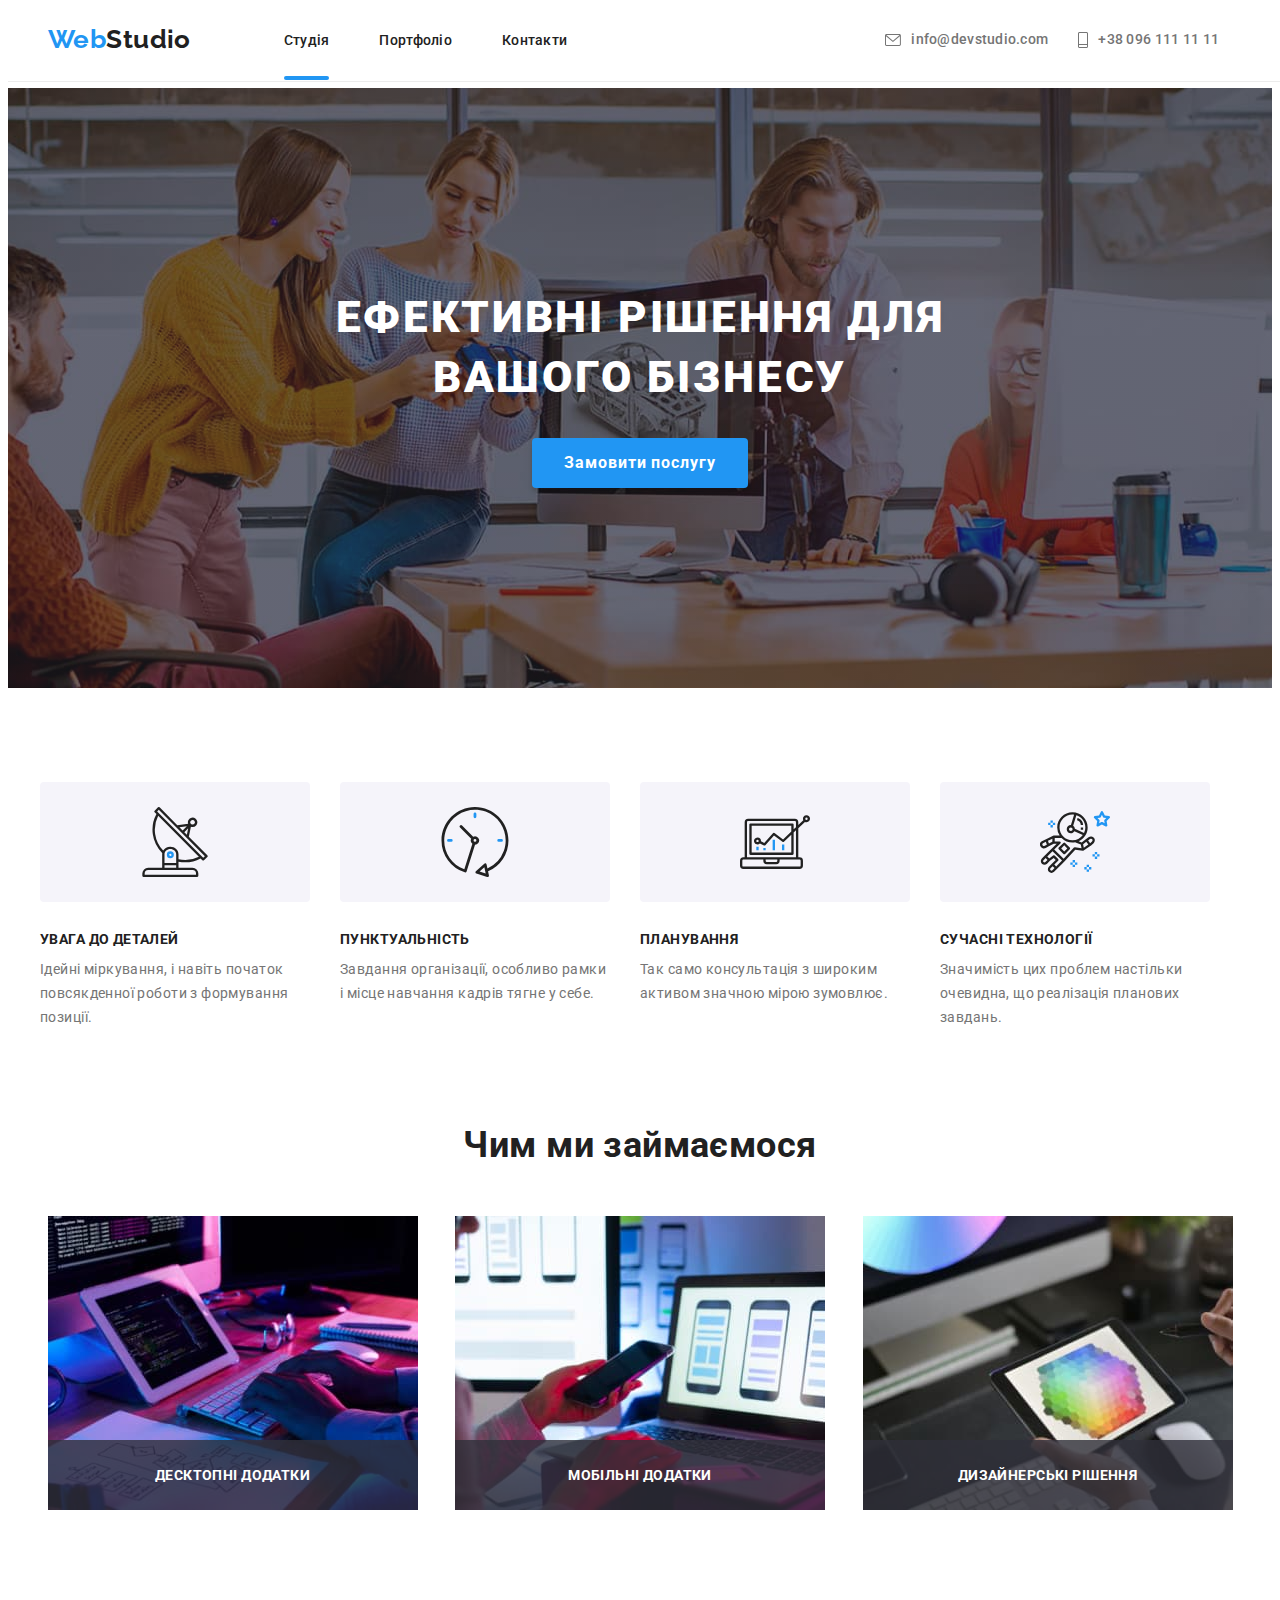
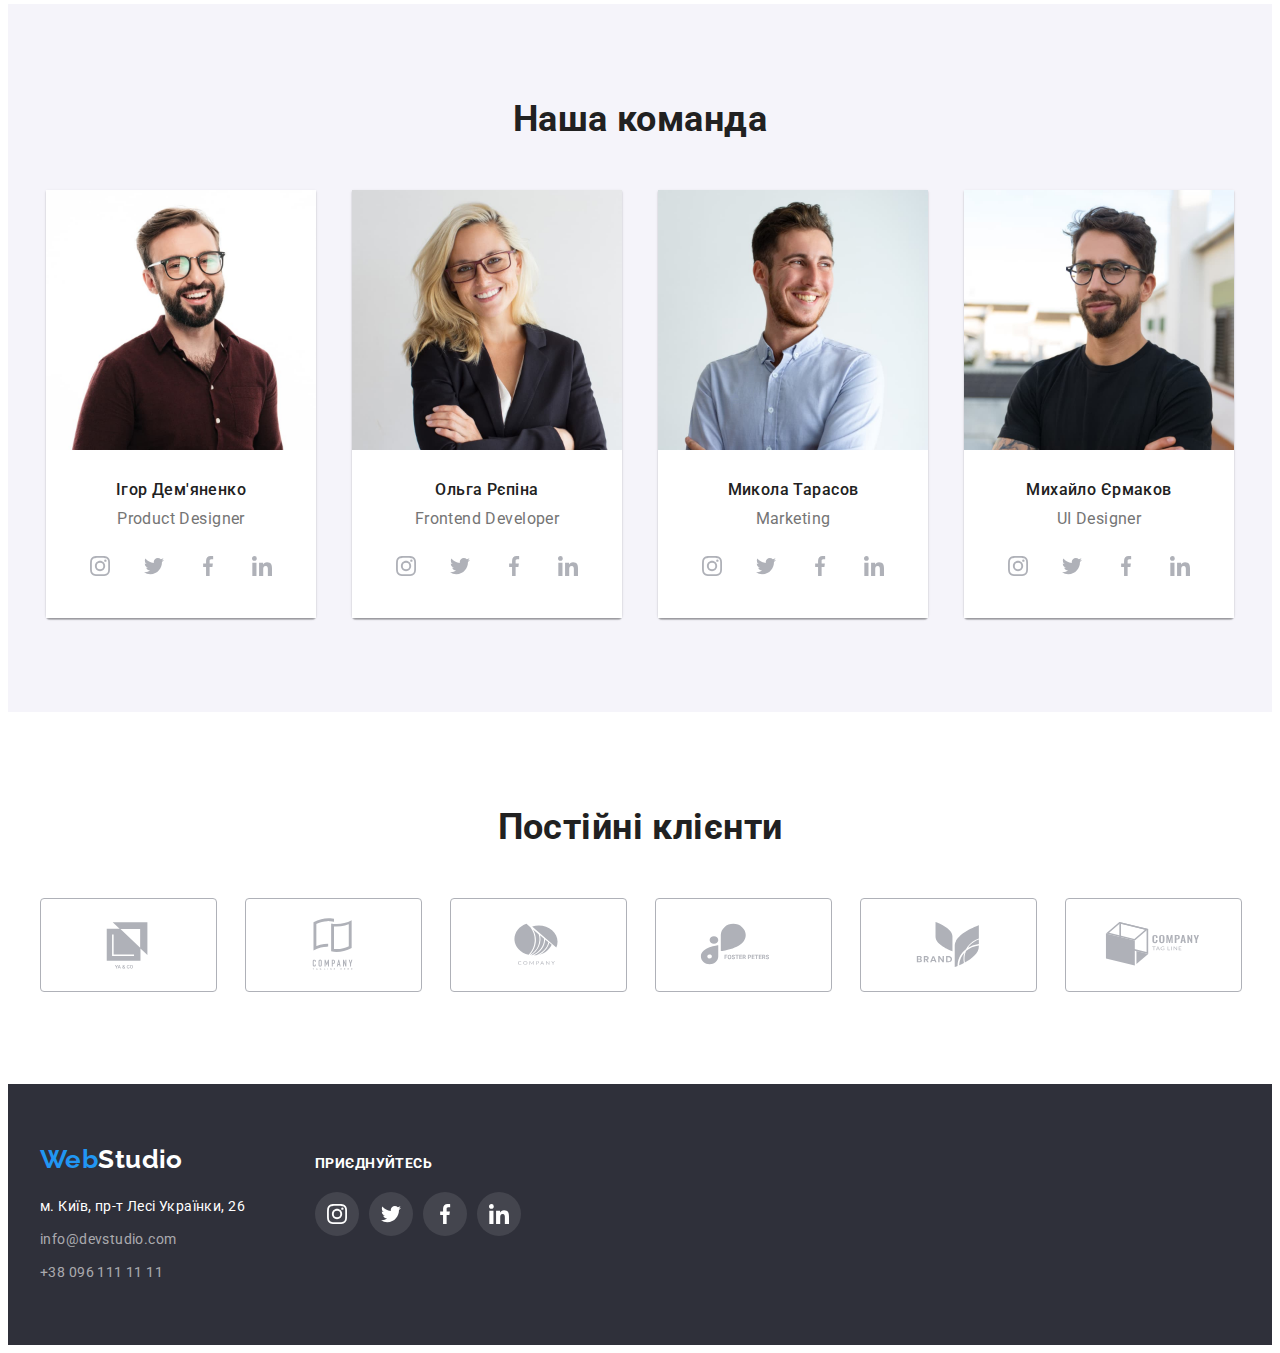
<file: index.html>
<!DOCTYPE html>
<html lang="uk">
    <head>
        <meta charset="UTF-8">
        <meta http-equiv="X-UA-Compatible" content="IE=edge">
        <meta name="viewport" content="width=device-width, initial-scale=1.0">
        
        <link rel="preconnect" href="https://fonts.googleapis.com">
        <link rel="preconnect" href="https://fonts.gstatic.com" crossorigin>
        <link href="https://fonts.googleapis.com/css2?family=Raleway:wght@700&family=Roboto:wght@400;500;700;900&display=swap" rel="stylesheet">

        <link rel="stylesheet" href="https://cdnjs.cloudflare.com/ajax/libs/modern-normalize/1.1.0/modern-normalize.min.css" integrity="sha512-wpPYUAdjBVSE4KJnH1VR1HeZfpl1ub8YT/NKx4PuQ5NmX2tKuGu6U/JRp5y+Y8XG2tV+wKQpNHVUX03MfMFn9Q==" crossorigin="anonymous" referrerpolicy="no-referrer" />

        <link rel="stylesheet" href="./styles/styles.css">

        <title>WebStudio</title>
    </head>

      <body>
    <header class="header">
      <div class="container">
        <nav class="header-navigation">
          <a class="logo header-logo" href="index.html"> Web<span class="word-studio-1">Studio</span></a>
            <ul class="header-list">
              <li class="header-item"><a class="header-link current" href="index.html">Студія</a></li>
              <li class="header-item"><a class="header-link" href="portfolio.html">Портфоліо</a></li>
              <li class="header-item"><a class="header-link" href="#contacts">Контакти</a></li>
            </ul>

            <div class="header-contacts">
              <ul class="header-contacts-list">
                <li class="header-contacts-item">
                  <a class="contact-link" href="mailto:info@devstudio.com">
                    <svg width="16" height="12">
                      <use href="./img/icons.svg#icon-mail-icon"></use>
                    </svg>
                    info@devstudio.com
                  </a>
                </li>
                <li class="header-contacts-item">
                  <a class="contact-link" href="tel:+380961111111">
                    <svg width="10" height="16">
                      <use href="./img/icons.svg#icon-phone-icon"></use>
                    </svg>
                    +38 096 111 11 11
                  </a>
                </li>
              </ul>
            </div>
        </nav>
      </div>
    </header>

    <main>
      <section class="banner">
        <div class="container">
          <h1 class="banner-title">Ефективні рішення для вашого бізнесу</h1>
          <button class="banner-button" type="button" data-modal-open>Замовити послугу</button>
        </div>
        </section>

            <section class="hero">
              <div class="container">
                    <ul class="hero-list">
                        <li class="hero-item">
                          <div class="hero-icon-box">
                            <svg class="hero-icon" width="70" height="70">
                              <use href="./img/icons.svg#icon-antenna"></use>
                            </svg>
                          </div>
                          <h3 class="hero-title">УВАГА ДО ДЕТАЛЕЙ</h3>
                          <p class="hero-text">Ідейні міркування, і навіть початок повсякденної роботи з формування позиції.</p>
                        </li>

                        <li class="hero-item">
                          <div class="hero-icon-box">
                            <svg class="hero-icon" width="70" height="70">
                              <use href="./img/icons.svg#icon-clock"></use>
                            </svg>
                          </div>
                          <h3 class="hero-title">ПУНКТУАЛЬНІСТЬ</h3>
                          <p class="hero-text">Завдання організації, особливо рамки і місце навчання кадрів тягне у себе.</p>
                        </li>

                        <li class="hero-item">
                          <div class="hero-icon-box">
                            <svg class="hero-icon" width="70" height="70">
                              <use href="./img/icons.svg#icon-diagram"></use>
                            </svg>
                          </div>
                          <h3 class="hero-title">ПЛАНУВАННЯ</h3>
                          <p class="hero-text">Так само консультація з широким активом значною мірою зумовлює.</p>
                        </li>

                        <li class="hero-item">
                          <div class="hero-icon-box">
                            <svg class="hero-icon" width="70" height="70">
                              <use href="./img/icons.svg#icon-astronaut"></use>
                            </svg>
                          </div>
                          <h3 class="hero-title">СУЧАСНІ ТЕХНОЛОГІЇ</h3>
                          <p class="hero-text">Значимість цих проблем настільки очевидна, що реалізація планових завдань.</p>
                        </li>
                    </ul>
              </div>
            </section>

            <section class="projects">
                <div class="container">
                  <h2 class="projects-title">Чим ми займаємося</h2>
                      <ul class="projects-list">
                          <li class="projects-item">
                            <div class="projects-card">
                              <img src="img/works-1.jpg" alt="Робота за комп'ютером" width="370" height="294">
                              <h4 class="projects-description">Десктопні додатки</h4>
                            </div>
                          </li>
                          <li class="projects-ite">
                            <div class="projects-card">
                              <img src="img/works-2.jpg" alt="Робота зі смартфоном за комп'ютером" width="370" height="294">
                              <h4 class="projects-description">Мобільні додатки</h4>
                            </div>
                          </li>
                          <li class="projects-ite">
                            <div class="projects-card">
                              <img src="img/works-3.jpg" alt="Робота з планшетом за комп'ютером" width="370" height="294">
                              <h4 class="projects-description">Дизайнерські рішення</h4>
                            </div>
                          </li>    
                      </ul>
                </div>
            </section>

            <section class="team">
              <div class="container">
                <h2 class="team-title">Наша команда</h2>
                  <ul class="team-list">
                    <li class="team-item"> 
                            <img src="img/teammate-1.jpg" alt="Член команди 1" width="270" height="260">
                            <div class="description">
                              <h3 class="team-name">Ігор Дем'яненко</h3>
                              <p class="team-position">Product Designer</p>
                              <ul class="team-soc-list">
                                <li class="team-soc-item">
                                  <a href="" class="team-soc-link">
                                    <svg class="team-soc-icon" width="20" height="20">
                                    <use href="./img/icons.svg#icon-instagram"></use>
                                    </svg>
                                  </a>
                                </li>
                                <li class="team-soc-item">
                                  <a href="" class="team-soc-link">
                                    <svg class="team-soc-icon" width="20" height="20">
                                    <use href="./img/icons.svg#icon-twitter"></use>
                                    </svg>
                                  </a>
                                </li>
                                <li class="team-soc-item">
                                  <a href="" class="team-soc-link">
                                    <svg class="team-soc-icon" width="20" height="20">
                                    <use href="./img/icons.svg#icon-facebook"></use>
                                    </svg>
                                  </a>
                                </li>
                                <li class="team-soc-item">
                                  <a href="" class="team-soc-link">
                                    <svg class="team-soc-icon" width="20" height="20">
                                    <use href="./img/icons.svg#icon-linkedin"></use>
                                    </svg>
                                  </a>
                                </li>
                              </ul>
                            </div>
                        </li>
                        <li class="team-item"> 
                            <img src="img/teammate-2.jpg" alt="Член команди 2" width="270" height="260">
                            <div class="description">
                            <h3 class="team-name">Ольга Рєпіна</h3>
                            <p class="team-position">Frontend Developer</p>
                            <ul class="team-soc-list">
                              <li class="team-soc-item">
                                <a href="" class="team-soc-link">
                                  <svg class="team-soc-icon" width="20" height="20">
                                  <use href="./img/icons.svg#icon-instagram"></use>
                                  </svg>
                                </a>
                              </li>
                              <li class="team-soc-item">
                                <a href="" class="team-soc-link">
                                  <svg class="team-soc-icon" width="20" height="20">
                                  <use href="./img/icons.svg#icon-twitter"></use>
                                  </svg>
                                </a>
                              </li>
                              <li class="team-soc-item">
                                <a href="" class="team-soc-link">
                                  <svg class="team-soc-icon" width="20" height="20">
                                  <use href="./img/icons.svg#icon-facebook"></use>
                                  </svg>
                                </a>
                              </li>
                              <li class="team-soc-item">
                                <a href="" class="team-soc-link">
                                  <svg class="team-soc-icon" width="20" height="20">
                                  <use href="./img/icons.svg#icon-linkedin"></use>
                                  </svg>
                                </a>
                              </li>
                            </ul>  
                            </div>
                        </li>
                        <li class="team-item"> 
                            <img src="img/teammate-3.jpg" alt="Член команди 3" width="270" height="260"> 
                            <div class="description">
                            <h3 class="team-name">Микола Тарасов</h3>
                            <p class="team-position">Marketing</p>
                            <ul class="team-soc-list">
                              <li class="team-soc-item">
                                <a href="" class="team-soc-link">
                                  <svg class="team-soc-icon" width="20" height="20">
                                  <use href="./img/icons.svg#icon-instagram"></use>
                                  </svg>
                                </a>
                              </li>
                              <li class="team-soc-item">
                                <a href="" class="team-soc-link">
                                  <svg class="team-soc-icon" width="20" height="20">
                                  <use href="./img/icons.svg#icon-twitter"></use>
                                  </svg>
                                </a>
                              </li>
                              <li class="team-soc-item">
                                <a href="" class="team-soc-link">
                                  <svg class="team-soc-icon" width="20" height="20">
                                  <use href="./img/icons.svg#icon-facebook"></use>
                                  </svg>
                                </a>
                              </li>
                              <li class="team-soc-item">
                                <a href="" class="team-soc-link">
                                  <svg class="team-soc-icon" width="20" height="20">
                                  <use href="./img/icons.svg#icon-linkedin"></use>
                                  </svg>
                                </a>
                              </li>
                            </ul>
                            </div> 
                        </li> 
                        <li class="team-item"> 
                            <img src="img/teammate-4.jpg" alt="Член команди 4" width="270" height="260"> 
                            <div class="description">
                            <h3 class="team-name">Михайло Єрмаков</h3>
                            <p class="team-position">UI Designer</p>
                            <ul class="team-soc-list">
                              <li class="team-soc-item">
                                <a href="" class="team-soc-link">
                                  <svg class="team-soc-icon" width="20" height="20">
                                  <use href="./img/icons.svg#icon-instagram"></use>
                                  </svg>
                                </a>
                              </li>
                              <li class="team-soc-item">
                                <a href="" class="team-soc-link">
                                  <svg class="team-soc-icon" width="20" height="20">
                                  <use href="./img/icons.svg#icon-twitter"></use>
                                  </svg>
                                </a>
                              </li>
                              <li class="team-soc-item">
                                <a href="" class="team-soc-link">
                                  <svg class="team-soc-icon" width="20" height="20">
                                  <use href="./img/icons.svg#icon-facebook"></use>
                                  </svg>
                                </a>
                              </li>
                              <li class="team-soc-item">
                                <a href="" class="team-soc-link">
                                  <svg class="team-soc-icon" width="20" height="20">
                                  <use href="./img/icons.svg#icon-linkedin"></use>
                                  </svg>
                                </a>
                              </li>
                            </ul>
                            </div>
                      </li>    
                    </ul>
              </div>
            </section>

            <section class="partners">
              <div class="container">
                <h2 class="partners-title">Постійні клієнти</h2>
                <ul class="partners-list">
                  <li class="partners-item">
                    <a href="" class="partners-link">
                      <svg class="partners-icon" width="106" height="60">
                        <use href="./img/icons.svg#icon-logo-1"></use>
                      </svg>
                    </a>
                  </li>
                  <li class="partners-item">
                    <a href="" class="partners-link">
                      <svg class="partners-icon" width="106" height="60">
                        <use href="./img/icons.svg#icon-logo-2"></use>
                      </svg>
                    </a>
                  </li>
                  <li class="partners-item">
                    <a href="" class="partners-link">
                      <svg class="partners-icon" width="106" height="60">
                        <use href="./img/icons.svg#icon-logo-3"></use>
                      </svg>
                    </a>
                  </li>
                  <li class="partners-item">
                    <a href="" class="partners-link">
                      <svg class="partners-icon" width="106" height="60">
                        <use href="./img/icons.svg#icon-logo-4"></use>
                      </svg>
                    </a>
                  </li>
                  <li class="partners-item">
                    <a href="" class="partners-link">
                      <svg class="partners-icon" width="106" height="60">
                        <use href="./img/icons.svg#icon-logo-5"></use>
                      </svg>
                    </a>
                  </li>
                  <li class="partners-item">
                    <a href="" class="partners-link">
                      <svg class="partners-icon" width="106" height="60">
                        <use href="./img/icons.svg#icon-logo-6"></use>
                      </svg>
                    </a>
                  </li>
                </ul>
              </div>
            </section>
    </main>

        <footer>
          <div class="footer-container container">
            <div class="footer-logo-contacts">
            <a class="logo footer-logo" href="index.html"> Web<span class="word-studio-2">Studio</span></a>
                <address id="contacts">
                    <ul>
                        <li class="contact-item"><a class="adds" href="https://goo.gl/maps/CPtrU1FHBa2aNyZL9" target="_blank" rel="noopener noreferrer nofollow" >м. Київ, пр-т Лесі Українки, 26 </a></li>
                        <li class="contact-item"><a class="footer-contact-link" href="mailto:info@devstudio.com">info@devstudio.com</a></li>
                        <li class="contact-item"><a class="footer-contact-link" href="tel:+380961111111">+38 096 111 11 11</a></li>
                    </ul>
                </address>
              </div>

                <div class="footer-soc-networks">
                  <h4 class="footer-soc-title">приєднуйтесь</h4>
                  <ul class="footer-soc-list">
                    <li class="footer-soc-item">
                      <a href="" class="footer-soc-link">
                        <svg class="footer-soc-icon" width="20" height="20">
                        <use href="./img/icons.svg#icon-instagram"></use>
                        </svg>
                      </a>
                    </li>
                    <li class="footer-soc-item">
                      <a href="" class="footer-soc-link">
                        <svg class="footer-soc-icon" width="20" height="20">
                        <use href="./img/icons.svg#icon-twitter"></use>
                        </svg>
                      </a>
                    </li>
                    <li class="footer-soc-item">
                      <a href="" class="footer-soc-link">
                        <svg class="footer-soc-icon" width="20" height="20">
                        <use href="./img/icons.svg#icon-facebook"></use>
                        </svg>
                      </a>
                    </li>
                    <li class="footer-soc-item">
                      <a href="" class="footer-soc-link">
                        <svg class="footer-soc-icon" width="20" height="20">
                        <use href="./img/icons.svg#icon-linkedin"></use>
                        </svg>
                      </a>
                    </li>
                  </ul>
                </div>
          </div>
        </footer>

        <div class="backdrop is-hidden" data-modal>
          <div class="modal" data-modal-open>
            <button type="button" class="modal-close" data-modal-close>
            <svg class="modal-close-icon" width="14" height="14">
              <use href="./img/icons.svg#icon-close"></use>
            </svg>
            </button>
          </div>
        </div>

        <script src="./js/modal.js"></script>

    </body>
</html>
</file>
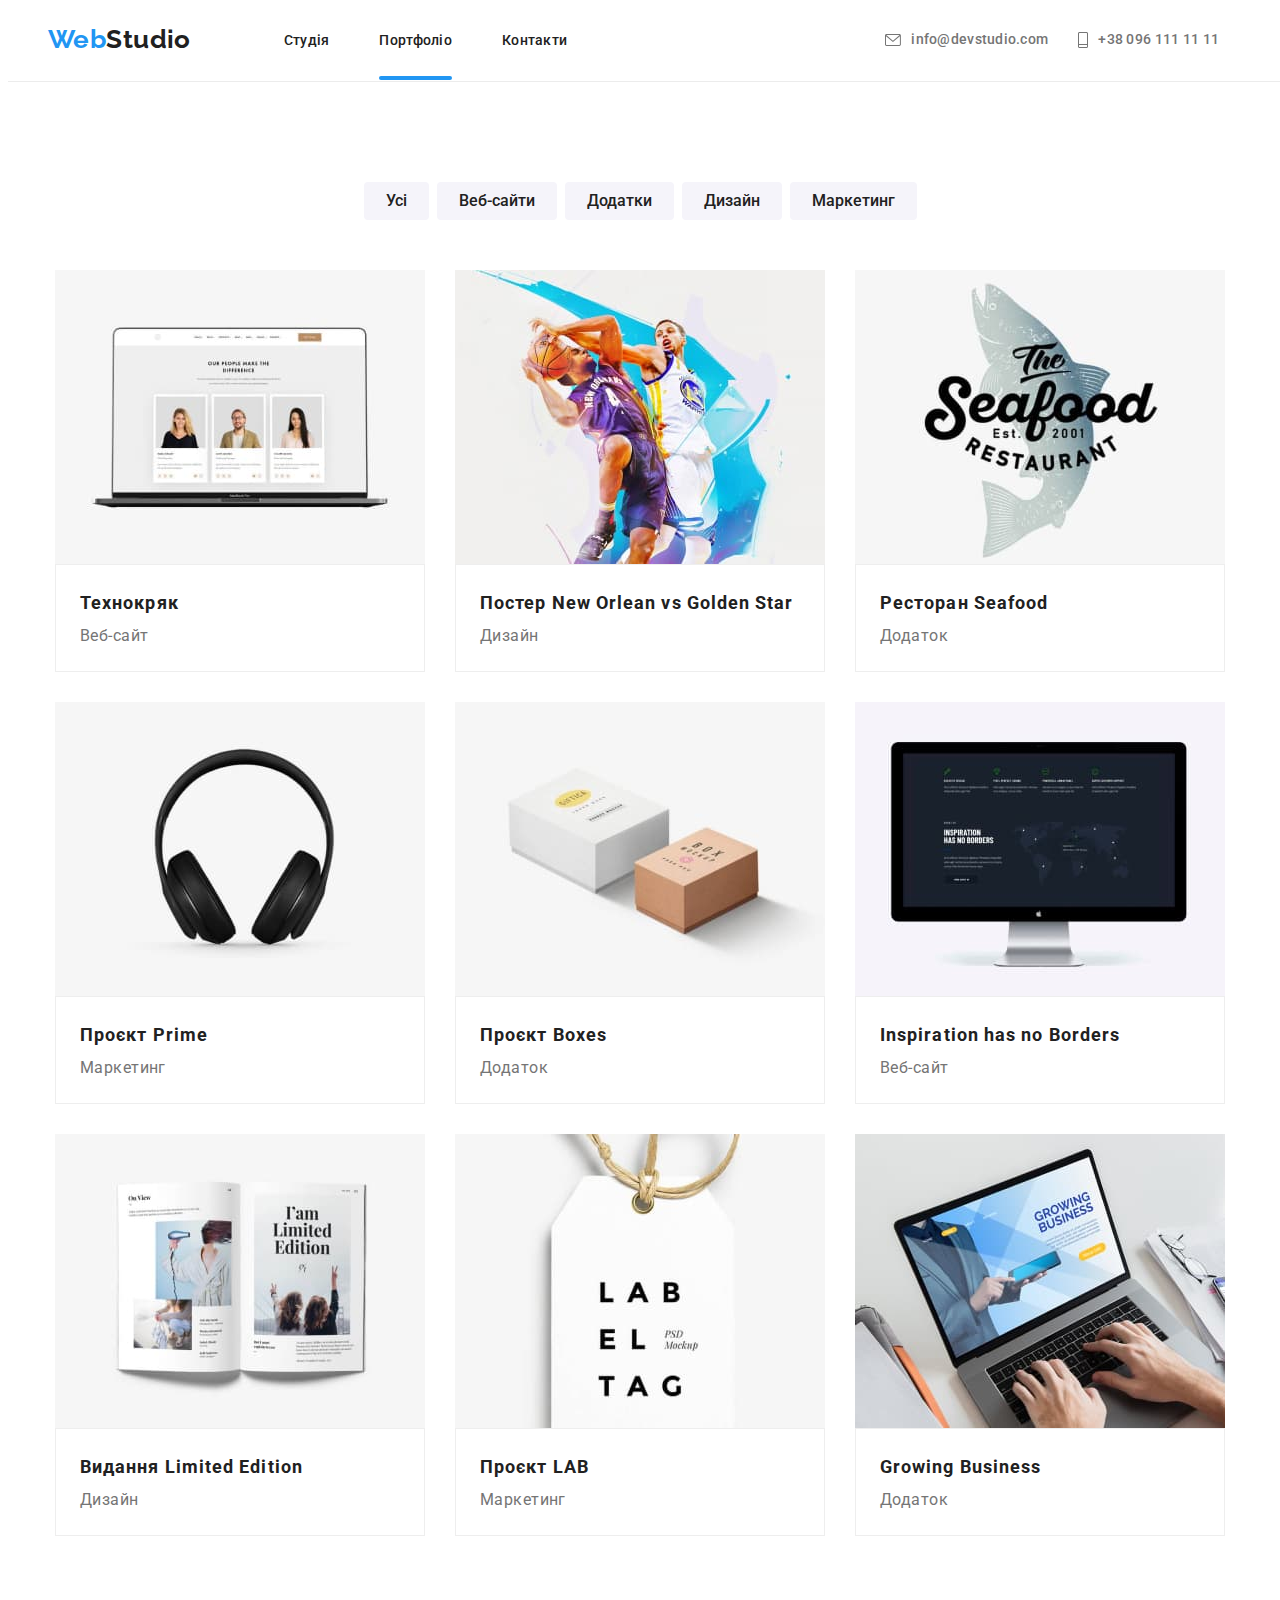
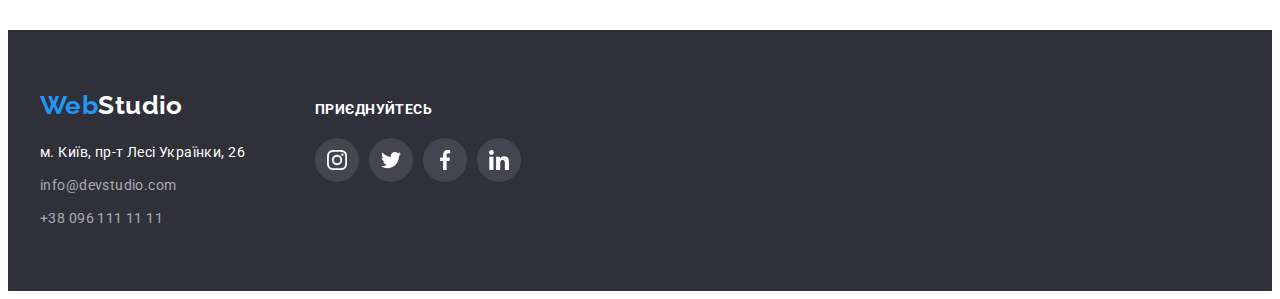
<file: portfolio.html>
<!DOCTYPE html>
<html lang="uk">
    <head>
        <meta charset="UTF-8">
        <meta http-equiv="X-UA-Compatible" content="IE=edge">
        <meta name="viewport" content="width=device-width, initial-scale=1.0">
        
        <link rel="preconnect" href="https://fonts.googleapis.com">
        <link rel="preconnect" href="https://fonts.gstatic.com" crossorigin>
        <link href="https://fonts.googleapis.com/css2?family=Raleway:wght@700&family=Roboto:wght@400;500;700;900&display=swap" rel="stylesheet">

        <link rel="stylesheet" href="https://cdnjs.cloudflare.com/ajax/libs/modern-normalize/1.1.0/modern-normalize.min.css" integrity="sha512-wpPYUAdjBVSE4KJnH1VR1HeZfpl1ub8YT/NKx4PuQ5NmX2tKuGu6U/JRp5y+Y8XG2tV+wKQpNHVUX03MfMFn9Q==" crossorigin="anonymous" referrerpolicy="no-referrer" />

        <link rel="stylesheet" href="./styles/styles.css">

        <title>WebStudio</title>
    </head>

    <body>
      <header class="header">
        <div class="container">
          <nav class="header-navigation">
            <a class="logo header-logo" href="index.html"> Web<span class="word-studio-1">Studio</span></a>
              <ul class="header-list">
                <li class="header-item"><a class="header-link" href="index.html">Студія</a></li>
                <li class="header-item"><a class="header-link current" href="portfolio.html">Портфоліо</a></li>
                <li class="header-item"><a class="header-link" href="#contacts">Контакти</a></li>
              </ul>
  
            <div class="header-contacts">
              <ul class="header-contacts-list">
                <li class="header-contacts-item">
                  <a class="contact-link" href="mailto:info@devstudio.com">
                    <svg width="16" height="12">
                      <use href="./img/icons.svg#icon-mail-icon"></use>
                    </svg>
                      info@devstudio.com
                  </a>
                </li>
                <li class="header-contacts-item">
                  <a class="contact-link" href="tel:+380961111111">
                    <svg width="10" height="16">
                      <use href="./img/icons.svg#icon-phone-icon"></use>
                    </svg>
                      +38 096 111 11 11
                  </a>
                </li>
              </ul>
            </div>
          </nav>
        </div>
      </header>

      <main>
        <section class="project">
          <div class="container filter-container">
            <ul class="filter-list">
              <li class="filter-item"> 
                <button class="filter-btn" type="button"> <span class="btn-title">Усі</span></button>
              </li>
              <li class="filter-item">
                <button class="filter-btn" type="button"> <span class="btn-title">Веб-сайти</span></button>
              </li>
              <li class="filter-item">
                <button class="filter-btn" type="button"> <span class="btn-title">Додатки</span></button>
              </li>
              <li class="filter-item">
                <button class="filter-btn" type="button"> <span class="btn-title">Дизайн</span></button>
              </li>
              <li class="filter-item">
                <button class="filter-btn" type="button"> <span class="btn-title">Маркетинг</span></button>        
              </li>
            </ul>
          </div>

          <div class="container">       
            <ul class="project-list">
              <li class="project-item">
                <a class="project-link" href="">
                  <div class="project-card">
                      <div class="project-definition">
                        <img src="./img-portfolio/portfolio-1.jpg" alt="Візуальне зображення сайту Технокряк" width="370" height="294">
                        <p class="definition-text">Ресурс пропонує комплексні пропозиції з різним рівнем функціоналу та сервісів. Все це дозволить відвідувачу отримати вичерпні відомості про компанію чи приватну особу.</p>
                      </div>
                    <div class="portfolio-description">
                      <h3 class="project-name">Технокряк</h3> 
                      <p class="project-type">Веб-сайт</p>
                    </div>
                  </div>
                </a>
              </li>

              <li class="project-item">
                <a class="project-link" href="">
                  <div class="project-card">
                    <div class="project-definition">
                        <img src="./img-portfolio/portfolio-2.jpg" alt="Баскетболіст New Orlean та Golden Star" width="370" height="294">
                        <p class="definition-text">Ресурс пропонує комплексні пропозиції з різним рівнем функціоналу та сервісів. Все це дозволить відвідувачу отримати вичерпні відомості про компанію чи приватну особу.</p>
                      </div>
                    <div class="portfolio-description">
                      <h3 class="project-name">Постер New Orlean vs Golden Star</h3> 
                      <p class="project-type">Дизайн</p>
                    </div>
                  </div>
                </a>
              </li>

              <li class="project-item">
                <a class="project-link" href="">
                  <div class="project-card">
                    <div class="project-definition">
                        <img src="./img-portfolio/portfolio-3.jpg" alt="Візуальне зображення ресторан Seafood на фоні форелі" width="370" height="294">
                        <p class="definition-text">Ресурс пропонує комплексні пропозиції з різним рівнем функціоналу та сервісів. Все це дозволить відвідувачу отримати вичерпні відомості про компанію чи приватну особу.</p>
                      </div>
                    <div class="portfolio-description">
                      <h3 class="project-name">Ресторан Seafood</h3> 
                      <p class="project-type">Додаток</p>
                    </div>
                  </div>
                </a>
              </li>

              <li class="project-item">
                <a class="project-link" href="">
                  <div class="project-card">
                    <div class="project-definition">
                        <img src="./img-portfolio/portfolio-4.jpg" alt="Чорні навушників" width="370" height="294">
                        <p class="definition-text">Ресурс пропонує комплексні пропозиції з різним рівнем функціоналу та сервісів. Все це дозволить відвідувачу отримати вичерпні відомості про компанію чи приватну особу.</p>
                      </div>
                    <div class="portfolio-description">
                      <h3 class="project-name">Проєкт Prime</h3> 
                      <p class="project-type">Маркетинг</p>
                    </div>
                  </div>
                </a>
              </li>

              <li class="project-item">
                <a class="project-link" href="">
                  <div class="project-card">
                    <div class="project-definition">
                        <img src="./img-portfolio/portfolio-5.jpg" alt="Білий та коричневий підручники" width="370" height="294">
                        <p class="definition-text">Ресурс пропонує комплексні пропозиції з різним рівнем функціоналу та сервісів. Все це дозволить відвідувачу отримати вичерпні відомості про компанію чи приватну особу.</p>
                      </div>
                    <div class="portfolio-description">
                      <h3 class="project-name">Проєкт Boxes</h3> 
                      <p class="project-type">Додаток</p>
                    </div>
                  </div>
                </a>
              </li>

              <li class="project-item">
                <a class="project-link" href="">
                  <div class="project-card">
                    <div class="project-definition">
                        <img src="./img-portfolio/portfolio-6.jpg" alt="Монітор iMac з візуальним зображенням сайту Inspiration has no Borders" width="370" height="294">
                        <p class="definition-text">Ресурс пропонує комплексні пропозиції з різним рівнем функціоналу та сервісів. Все це дозволить відвідувачу отримати вичерпні відомості про компанію чи приватну особу.</p>
                      </div>
                    <div class="portfolio-description">
                      <h3 class="project-name">Inspiration has no Borders</h3> 
                      <p class="project-type">Веб-сайт</p>
                    </div>
                  </div>
                </a>
              </li>

              <li class="project-item">
                <a class="project-link" href="">
                  <div class="project-card">
                    <div class="project-definition">
                        <img src="./img-portfolio/portfolio-7.jpg" alt="Дві розгорнуті сторінки журналу Limited Edition" width="370" height="294">
                        <p class="definition-text">Ресурс пропонує комплексні пропозиції з різним рівнем функціоналу та сервісів. Все це дозволить відвідувачу отримати вичерпні відомості про компанію чи приватну особу.</p>
                      </div>
                    <div class="portfolio-description">
                      <h3 class="project-name">Видання Limited Edition</h3> 
                      <p class="project-type">Дизайн</p>
                    </div>
                  </div >
                </a>
              </li>

              <li class="project-item">
                <a class="project-link" href="">
                  <div class="project-card">
                    <div class="project-definition">
                        <img src="./img-portfolio/portfolio-8.jpg" alt="Біла паперова бірка з логотипом LAB" width="370" height="294">
                        <p class="definition-text">Ресурс пропонує комплексні пропозиції з різним рівнем функціоналу та сервісів. Все це дозволить відвідувачу отримати вичерпні відомості про компанію чи приватну особу.</p>
                      </div>
                    <div class="portfolio-description">
                      <h3 class="project-name">Проєкт LAB</h3> 
                      <p class="project-type">Маркетинг</p>
                    </div>
                  </div>
                </a>
              </li>

              <li class="project-item">
                <a class="project-link" href="">
                  <div class="project-card">
                    <div class="project-definition">
                        <img src="./img-portfolio/portfolio-9.jpg" alt="Візуальне зображення роботи за комп'ютером з сайтом Growing Business" width="370" height="294">
                        <p class="definition-text">Ресурс пропонує комплексні пропозиції з різним рівнем функціоналу та сервісів. Все це дозволить відвідувачу отримати вичерпні відомості про компанію чи приватну особу.</p>
                      </div>
                    <div class="portfolio-description">
                      <h3 class="project-name">Growing Business</h3> 
                      <p class="project-type">Додаток</p>
                    </div>
                  </div>
                </a>
              </li>
            </ul>
          </div>  
        </section>   
      </main>

      <footer>
        <div class="footer-container container">
          <div class="footer-logo-contacts">
            <a class="logo footer-logo" href="index.html"> Web<span class="word-studio-2">Studio</span></a>
              <address id="contacts">
                <ul>
                  <li class="contact-item"><a class="adds" href="https://goo.gl/maps/CPtrU1FHBa2aNyZL9" target="_blank" rel="noopener noreferrer nofollow" >м. Київ, пр-т Лесі Українки, 26 </a></li>
                  <li class="contact-item"><a class="footer-contact-link" href="mailto:info@devstudio.com">info@devstudio.com</a></li>
                  <li class="contact-item"><a class="footer-contact-link" href="tel:+380961111111">+38 096 111 11 11</a></li>
                </ul>
              </address>
          </div>

          <div class="footer-soc-networks">
            <h3 class="footer-soc-title">приєднуйтесь</h3>
              <ul class="footer-soc-list">
                <li class="footer-soc-item">
                  <a href="" class="footer-soc-link">
                    <svg class="footer-soc-icon" width="20" height="20">
                      <use href="./img/icons.svg#icon-instagram"></use>
                    </svg>
                  </a>
                </li>
                <li class="footer-soc-item">
                  <a href="" class="footer-soc-link">
                    <svg class="footer-soc-icon" width="20" height="20">
                      <use href="./img/icons.svg#icon-twitter"></use>
                    </svg>
                  </a>
                </li>
                <li class="footer-soc-item">
                  <a href="" class="footer-soc-link">
                    <svg class="footer-soc-icon" width="20" height="20">
                      <use href="./img/icons.svg#icon-facebook"></use>
                    </svg>
                  </a>
                </li>
                <li class="footer-soc-item">
                  <a href="" class="footer-soc-link">
                    <svg class="footer-soc-icon" width="20" height="20">
                      <use href="./img/icons.svg#icon-linkedin"></use>
                    </svg>
                  </a>
                </li>
              </ul>
          </div>
        </div>
      </footer>
    </body>
</html>
</file>
<file: styles/styles.css>
:root {
  --primary-text-color: #757575;
  --secondary-text-color: #212121;
  --white-color:  #FFFFFF;
  --black-color: #000000;
  --background-our-team: #F5F4FA;
  --background-hero-footer: #2F303A;
  --accent-color: #2196F3;
  --button-active: #188CE8;
  --body-color: #F5F5F5;
  --bottom-color: #ECECEC;
  --icon-color: #AFB1B8;
  --projects-description: rgba(47, 48, 58, 0.8);
  --portfolio-definition: rgba(33, 150, 243, 0.9);
  --overlay: rgba(0, 0, 0, 0.2);
  --animation: 250ms cubic-bezier(0.4, 0, 0.2, 1);
}

body { 
  font-family: 'Roboto', sans-serif;
  font-size: 14px;
  letter-spacing: 0.03em;
  background-color: var(--white-color);
  padding-top: 80px;
}

p,
h1,
h2,
h3,
h4,
h5,
h6 {
  margin: 0;
}

ul,
ol {
  margin: 0;
  padding-left: 0;
}

button {
  cursor: pointer;
}

address {
  font-style: normal;
}

img {
  display: block;
  max-width: 100%;
  height: auto;
}

a {
  text-decoration: none;
}

ul {
  list-style: none;
}

/*-------------------- header --------------------*/

.container {
  width: 1200px;
  padding-left: 15px;
  padding-right: 15px;
  margin: 0 auto;
}

.header {
  background: var(--white-color);
  flex-direction: row;
  border-bottom-width: 1px;
  border-bottom-style: solid;
  border-bottom-color: var(--bottom-color);
  position: fixed;
  width: 100%;
  top: 0;
  z-index: 5;
}

/*---------- header-navigation ----------*/

.header-navigation {
  display: flex;
}

.logo {
  font-family: 'Raleway';
  font-weight: 700;
  font-size: 26px;
  line-height: 1.19;
  color: var(--accent-color);
}

.header-logo{
  padding-top: 24px;
  padding-bottom: 25px;
}

.word-studio-1 {
  color: var(--secondary-text-color);
}

.header-list {
  padding: 32px 318px 32px 93px;
  display: flex;
  gap: 50px;
}

.header-link {
  font-weight: 500;
  line-height: 1.14;
  letter-spacing: 0.02em;
  color: var(--secondary-text-color);
  gap: 50px;
  position: relative;
  transition: color var(--animation);
}

.header-link:hover,
.header-link:focus,
.current:visited {
  color: var(--accent-color);
}

.current:after {
  content: '';
  display: block;
  width: 100%;
  height: 4px;
  background-color: var(--accent-color);
  border-radius: 2px;
  bottom: -32px;
  position: absolute;
}

/*---------- header-contacts ----------*/

.header-contacts {
  padding-top: 32px;
  padding-bottom: 32px;
}

.header-contacts-list {
  display: flex;
  gap: 30px;
}

.contact-link {
font-weight: 500;
line-height: 1.14;
letter-spacing: 0.02em;
color: var(--primary-text-color);
fill: currentColor;
display: flex;
align-items:center;
gap: 10px;
transition: color var(--animation);
}

.contact-link:hover,
.contact-link:focus {
  color: var(--accent-color);
}

/*-------------------- hero --------------------*/

/*---------- banner ----------*/

.banner {
  background: var(--background-hero-footer);
  padding: 200px 0;
  background-image: linear-gradient(
  rgba(47, 48, 58, 0.4),
  rgba(47, 48, 58, 0.4)),
  url(../img/hero-bg.jpg);
  background-repeat: no-repeat;
  background-position: center;
  background-size: cover;
  max-width: 1600px;
  margin: 0 auto;
}

.banner-title {
  font-weight: 900;
  font-size: 44px; 
  line-height: 1.36; 
  text-align: center;
  letter-spacing: 0.06em;
  text-transform: uppercase;
  color: var(--white-color);
  width: 696px;
  margin: 0 auto;
}

.banner-button {
  border: 0;
  border-radius: 0;
  font-family: 'Roboto';
  font-weight: 700;
  font-size: 16px;
  line-height: 1.88;
  text-align: center;
  letter-spacing: 0.06em;
  color: var(--white-color);
  background-color: var(--accent-color);
  cursor: pointer;
  margin: 0 auto;
  display: block;
  margin-top: 30px;
  padding: 10px 32px;
  box-shadow: 0px 4px 4px rgba(0, 0, 0, 0.15);
  border-radius: 4px;
}

.banner-button:hover {
  background-color: var(--button-active);
  transition: background-color var(--animation);
}

/*---------- hero-list -----------*/

.hero {
  padding-top: 94px;
}

.hero-list {
  height: 248px;
  display: flex;
  gap: 30px;
}

.hero-item {
  width: 270px;
}

.hero-item:nth-child(2),
.hero-item:nth-child(3) {
  height: 224px;
}

.hero-icon-box {
  width: 270px;
  height: 120px;
  margin-bottom: 30px;
  background: var(--background-our-team);
  border-radius: 4px;
  display: flex;
  align-items: center;
  justify-content: center;
}

.hero-title {
  font-weight: 700;
  font-size: 14px;
  line-height: 1.14;
  text-transform: uppercase;
  color: var(--secondary-text-color);
  margin-bottom: 10px;
}

.hero-text {
  line-height: 1.71;
  color: var(--primary-text-color);
}

/*---------- hero-projects -----------*/

.projects,
.partners {
  padding-top: 94px;
  padding-bottom: 94px;
}

.projects-title,
.team-title,
.partners-title {
  font-weight: 700;
  font-size: 36px;
  line-height: 1.17;
  text-align: center;
  color: var(--secondary-text-color);
  margin-bottom: 50px;
}

.projects-list {
  display: flex;
  gap: 30px;
  justify-content: space-evenly;
}

.projects-card {
  position: relative;
}

.projects-description {
  position: absolute;
  bottom: 0;
  display: flex;
  align-items: center;
  justify-content: center;
  width: 100%;
  height: 70px;
  background: var(--projects-description);
  text-transform: uppercase;
  color: var(--white-color);
}

/*---------- hero-team-list -----------*/

.team {
  background: var(--background-our-team);
  padding-top: 94px;
  padding-bottom: 94px;
}

.team-list {
  display: flex;
  gap: 30px;
  justify-content: space-evenly;
}

.team-item {
  box-shadow: 0px 1px 3px rgba(0, 0, 0, 0.12), 0px 1px 1px rgba(0, 0, 0, 0.14), 0px 2px 1px rgba(0, 0, 0, 0.2);
  border-radius: 0px 0px 4px 4px;
  width: calc((100%-90px)/4);
  text-align: center;
}

.description {
  background: var(--white-color);
  padding-top: 30px;
  padding-bottom: 30px;
  align-items: center;
}

.team-name {
  font-weight: 500;
  font-size: 16px;
  line-height: 1.19;
  color: var(--secondary-text-color);
  margin-bottom: 10px;
  padding-left: auto;
  padding-right: auto;
}

.team-position {
  margin-bottom: 16px;
  font-size: 16px;
  line-height: 1.19;
  color: var(--primary-text-color);
}

.team-soc-list {
  display: flex;
  justify-content: center;
  gap: 10px;
}

.team-soc-item {
  width: 44px;
  height: 44px;
}

.team-soc-link {
  width: 100%;
  height: 100%;
  background: var(--white-color);
  border-radius: 50%;
  display: flex;
  align-items: center;
  justify-content: center;
  fill: var(--icon-color);
  transition: background-color var(--animation), fill var(--animation);
}

.team-soc-link:hover,
.team-soc-link:focus {
  background-color: var(--accent-color);
  fill: var(--white-color);
}

/*---------- hero-partners-list -----------*/

.partners-list {
  display: flex;
  gap: 30px;
}

.partners-item {
  width: calc((100% - 150px) / 6);
  height: 92px;
}

.partners-link {
  width: 100%;
  height: 100%;
  border: 1px solid var(--icon-color);
  border-radius: 4px;
  display: flex;
  align-items: center;
  justify-content: center;
  transition: border-color var(--animation);
}

.partners-link:hover,
.partners-link:focus {
  border-color: var(--accent-color);
}

.partners-icon {
  fill: var(--icon-color);
  transition: fill var(--animation);
}

.partners-link:hover .partners-icon,
.partners-link:focus .partners-icon{
  fill: var(--accent-color);
}

/*-------------------- portfolio --------------------*/

/*---------- portfolio-filter-list ----------*/

main {
  color: var(--background-our-team);
}

.project {
  padding-bottom: 94px;
  padding-top: 94px;
}

.filter-container {
margin-bottom: 50px;
}

.filter-list {
  display: flex;
  gap: 8px;
  justify-content: center;
}

.filter-btn {
  border: 0;
  border-radius: 0;
  color: var(--secondary-text-color);
  background: var(--background-our-team);
  cursor: pointer;
  margin: 0 auto;
  display: block;
  padding: 6px 22px;
  border-radius: 4px;
  transition: color var(--animation), background-color var(--animation), box-shadow var(--animation);
}

.filter-btn:hover,
.filter-btn:focus,
.filter-btn:visited {
  color: var(--white-color);
  background-color: var(--accent-color);
  box-shadow: 0px 3px 1px rgba(0, 0, 0, 0.1), 
              0px 1px 2px rgba(0, 0, 0, 0.08), 
              0px 2px 2px rgba(0, 0, 0, 0.12);
}

.btn-title {
  font-family: 'Roboto';
  font-weight: 500;
  font-size: 16px;
  line-height: 1.62;
  text-align: center;
}

/*---------- portfolio-projects-list ----------*/

.project-list {
  display: flex;
  flex-wrap: wrap;
  justify-content: center;
  gap: 30px;
}

.project-item:hover .definition-text {
  transform: translateY(0);
}

.project-card {
  transition: box-shadow var(--animation);
}

.project-card:hover,
.project-card:focus {
  box-shadow: 0px 1px 1px rgba(0, 0, 0, 0.12), 
              0px 4px 4px rgba(0, 0, 0, 0.06), 
              1px 4px 6px rgba(0, 0, 0, 0.16);
}

.project-definition {
  position: relative;
  overflow: hidden;
  transition: opacity var(--animation);
}

.definition-text {
  position: absolute;
  top: 0;
  left: 0;
  padding: 63px 24px;
  color: var(--white-color);
  font-size: 18px;
  line-height: 1.56;
  background-color: var(--portfolio-definition);
  height: 100%;
  transform: translateY(100%);
  transition: transform var(--animation);
  overflow: auto;
}

.portfolio-description {
  background: var(--white-color);
  padding: 20px 24px;
  border: 1px solid #EEEEEE;
}

.project-name {
  font-weight: 700;
  font-size: 18px;
  line-height: 2.0;
  letter-spacing: 0.06em;
  color: var(--secondary-text-color);
}

.project-type {
  font-size: 16px;
  line-height: 1.88;
  color: var(--primary-text-color); 
}

/*-------------------- footer --------------------*/

footer {
  background: var(--background-hero-footer);
  padding-top: 60px;
  padding-bottom: 60px;
}

.footer-container {
  display: flex;
  align-items: baseline;
}

/*---------- footer-logo-contacts ----------*/

.footer-logo {
  display: block;
  margin-bottom: 20px;
}

.word-studio-2 {
  color: var(--white-color);
}

address{
  display: flex;
  gap: 70px;
}

.contact-item:not(:last-child) {
  margin-bottom: 9px;
}

.adds {
  font-style: normal;
  line-height: 1.71;
  color: var(--white-color);
  transition: color var(--animation);
}

.adds:hover,
.adds:focus {
  color: var(--accent-color);
}

.footer-contact-link {
  font-style: normal;
  font-weight: 400;
  line-height: 1.71;
  color: rgba(255, 255, 255, 0.6);
  transition: color var(--animation);
}

.footer-contact-link:hover,
.footer-contact-link:focus {
  color: var(--accent-color);
}

/*---------- footer-soc-networks ----------*/

.footer-soc-networks {
  padding-left: 70px;
}

.footer-soc-title {
font-weight: 700;
font-size: 14px;
line-height: 1.14;
text-transform: uppercase;
color: var(--white-color);
margin-bottom: 20px;
}

.footer-soc-list {
  display: flex;
  justify-content: center;
  gap: 10px;
}

.footer-soc-item {
  width: 44px;
  height: 44px;
}

.footer-soc-link {
  width: 100%;
  height: 100%;
  background: rgba(255, 255, 255, 0.1);
  border-radius: 50%;
  display: flex;
  align-items: center;
  justify-content: center;
  fill: var(--white-color);
  transition: background-color var(--animation), fill var(--animation);
}

.footer-soc-link:hover,
.footer-soc-link:focus {
  background-color: var(--accent-color);
  fill: var(--white-color);
}

/*---------- modal ----------*/

.backdrop {
  height: 100%;
  width: 100%;
  top: 0;
  position: fixed;
  z-index: 10;
  background-color: var(--overlay);
  transition: opacity var(--animation), visibility var(--animation);
}

.modal {
  width: 528px;
  min-height: 581px;
  background-color: var(--white-color);
  box-shadow: 0px 1px 3px rgba(0, 0, 0, 0.12), 
              0px 1px 1px rgba(0, 0, 0, 0.14), 
              0px 2px 1px rgba(0, 0, 0, 0.2);
  border-radius: 4px;
  position: absolute;
  top: 50%;
  left: 50%;
  bottom: 50%;
  transform: translate(-50%,-50%);
  transition: transform var(--animation), border-radius var(--animation);
}

.modal-close {
  width: 30px;
  height: 30px;
  background-color: var(--white-color);
  border: 1px solid rgba(0, 0, 0, 0.1);
  border-radius: 50%;
  position: absolute;
  top: 8px;
  right: 8px;
  display: flex;
  align-items: center;
  justify-content: center;
  cursor: pointer;
}

.backdrop.is-hidden {
  opacity: 0;
  visibility: hidden;
  pointer-events: none;
}

.backdrop.is-hidden .modal {
  transform: translate(-50%, -50%);
  border-radius: 50%;
}
</file>
